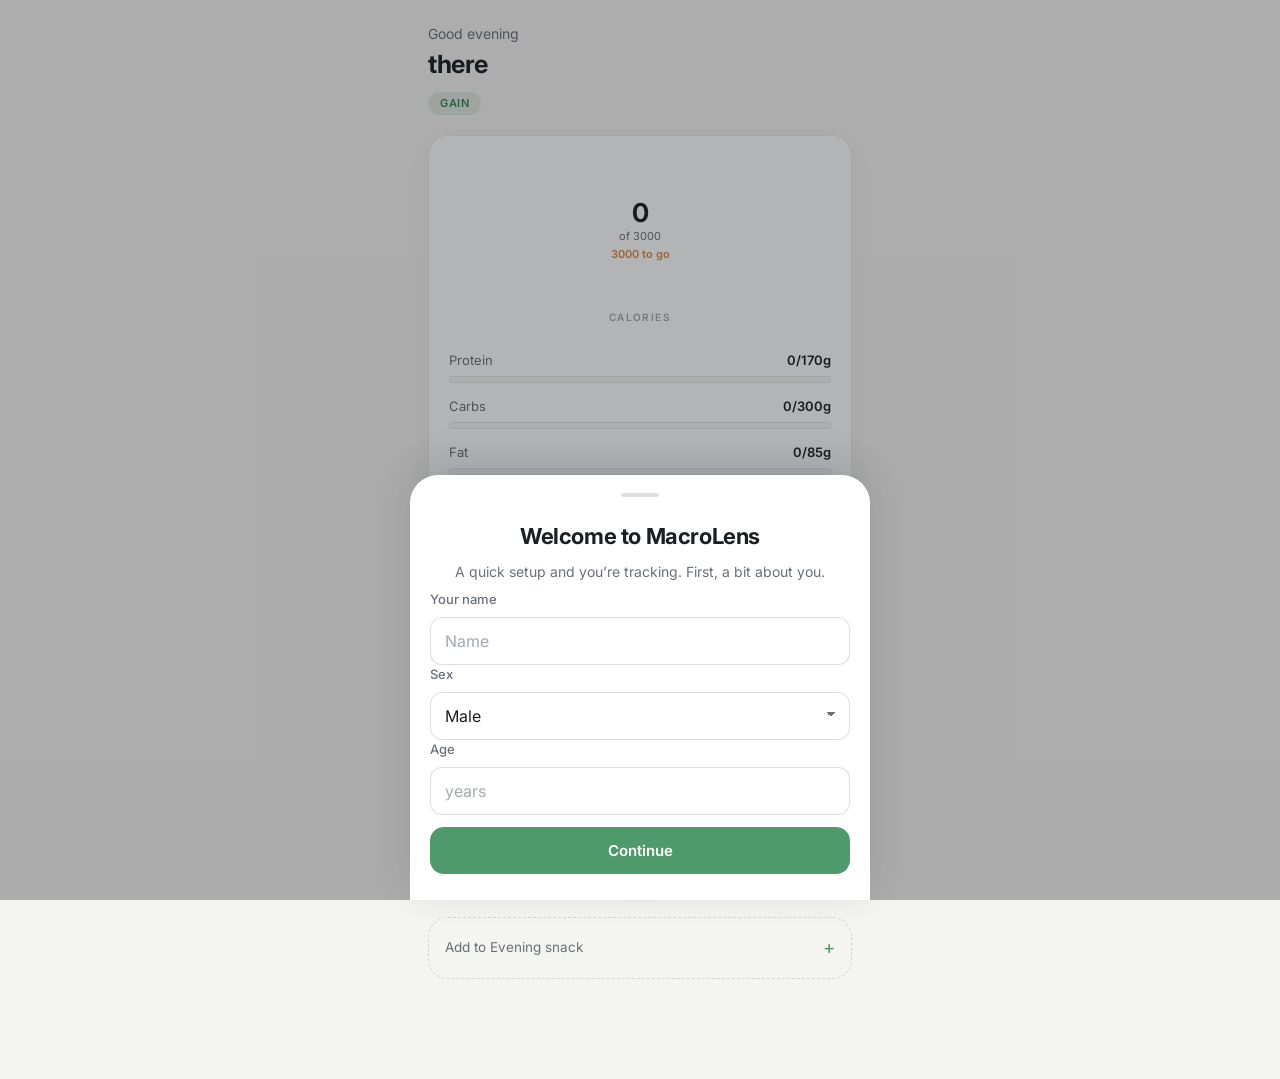
<file: index.html>
<!DOCTYPE html>
<html lang="en">
<head>
  <meta charset="UTF-8">
  <meta name="viewport" content="width=device-width, initial-scale=1.0, viewport-fit=cover, maximum-scale=1.0, user-scalable=no">
  <meta name="theme-color" content="#f4f4f1">
  <meta name="apple-mobile-web-app-capable" content="yes">
  <meta name="apple-mobile-web-app-status-bar-style" content="default">
  <meta name="mobile-web-app-capable" content="yes">
  <title>MacroLens</title>
  <link rel="manifest" href="./manifest.webmanifest">
  <link rel="icon" href="./icons/icon.svg" type="image/svg+xml">
  <link rel="apple-touch-icon" href="./icons/icon-192.png">
  <link rel="preconnect" href="https://fonts.googleapis.com">
  <link rel="preconnect" href="https://fonts.gstatic.com" crossorigin>
  <link href="https://fonts.googleapis.com/css2?family=Inter:wght@400;500;600;700;800&display=swap" rel="stylesheet">
  <link rel="stylesheet" href="./css/base.css">
  <link rel="stylesheet" href="./css/components.css">
  <link rel="stylesheet" href="./css/screens.css">
</head>
<body>
  <main id="app" class="app-scroll"><!-- screens render here --></main>

  <nav class="tabbar">
    <button class="tab active" data-tab="home" aria-label="Home">
      <svg viewBox="0 0 24 24"><path d="M3 11l9-8 9 8"/><path d="M5 10v10h14V10"/></svg>
      <span class="tab-lbl">Home</span>
    </button>
    <button class="tab" data-tab="history" aria-label="History">
      <svg viewBox="0 0 24 24"><rect x="4" y="5" width="16" height="16" rx="2"/><path d="M4 9h16M9 3v4M15 3v4"/></svg>
      <span class="tab-lbl">History</span>
    </button>
    <button id="fab" class="fab" aria-label="Scan meal">
      <svg viewBox="0 0 24 24"><path d="M4 8V6a2 2 0 0 1 2-2h2M16 4h2a2 2 0 0 1 2 2v2M20 16v2a2 2 0 0 1-2 2h-2M8 20H6a2 2 0 0 1-2-2v-2"/><circle cx="12" cy="12" r="3.2"/></svg>
    </button>
    <button class="tab" data-tab="analytics" aria-label="Stats">
      <svg viewBox="0 0 24 24"><path d="M5 20V10M12 20V4M19 20v-7"/></svg>
      <span class="tab-lbl">Stats</span>
    </button>
    <button class="tab" data-tab="profile" aria-label="Profile">
      <svg viewBox="0 0 24 24"><circle cx="12" cy="8" r="4"/><path d="M4 21c0-4 4-6 8-6s8 2 8 6"/></svg>
      <span class="tab-lbl">Profile</span>
    </button>
  </nav>

  <div id="sheet-root"></div>
  <div id="scan-root"></div>
  <div id="toast-root"></div>

  <script type="module" src="./js/app.js"></script>
</body>
</html>
</file>
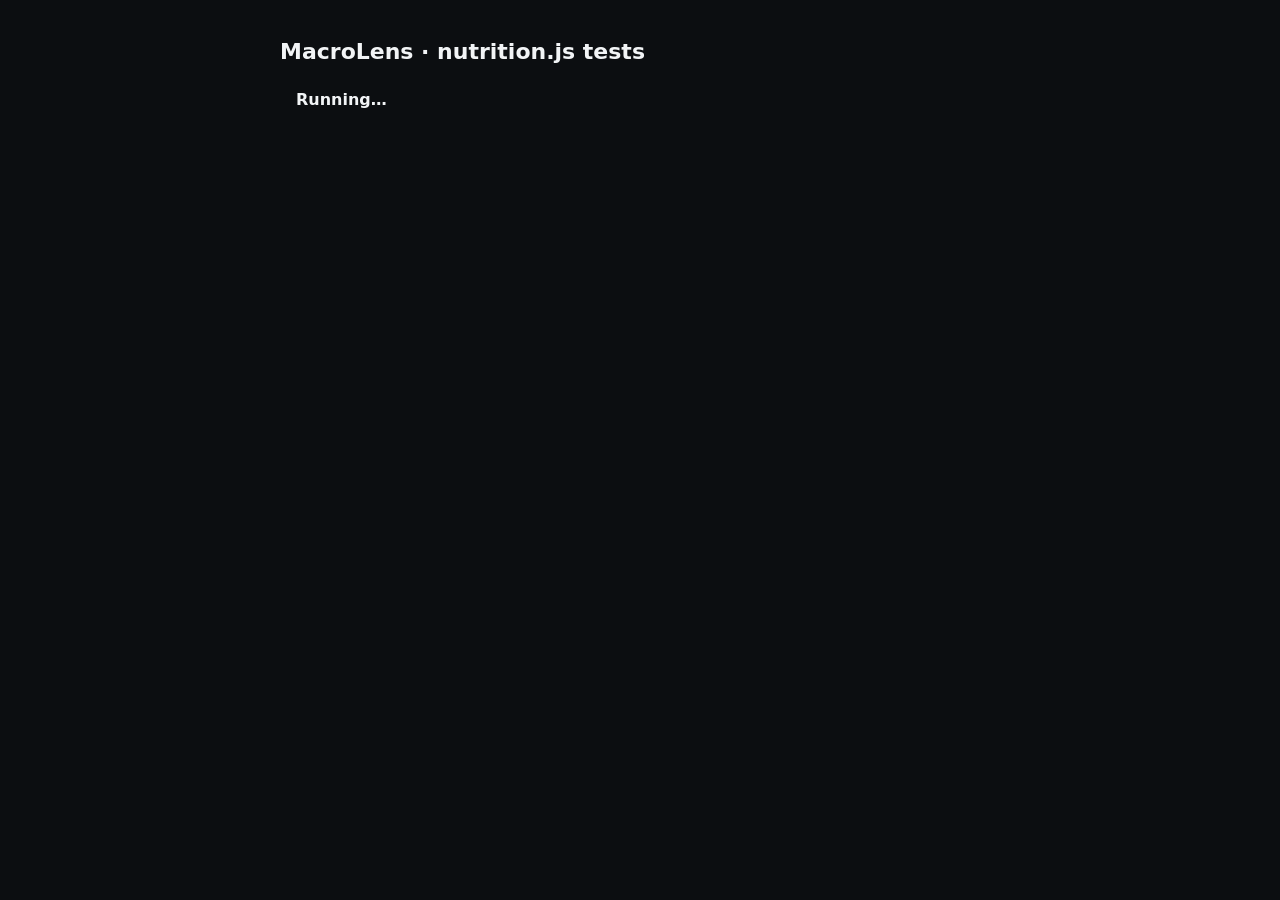
<file: tests.html>
<!DOCTYPE html>
<html lang="en">
<head>
  <meta charset="UTF-8">
  <meta name="viewport" content="width=device-width, initial-scale=1.0">
  <title>MacroLens — nutrition.js tests</title>
  <style>
    body { font-family: 'Inter', system-ui, sans-serif; background: #0c0e11; color: #f2f4f6; padding: 24px; max-width: 720px; margin: 0 auto; }
    h1 { font-size: 22px; }
    #summary { font-size: 16px; font-weight: 700; padding: 12px 16px; border-radius: 12px; margin: 12px 0; }
    .ok { background: rgba(127,174,139,.15); color: #9ecfaa; }
    .bad { background: rgba(217,105,78,.15); color: #ffb9a8; }
    .row { display: flex; gap: 10px; padding: 7px 10px; border-bottom: 1px solid rgba(255,255,255,.07); font-size: 13px; }
    .pass { color: #9ecfaa; } .fail { color: #ff9a86; font-weight: 700; }
    .name { flex: 1; } .detail { color: #8a8f98; font-size: 12px; }
  </style>
</head>
<body>
  <h1>MacroLens · nutrition.js tests</h1>
  <div id="summary">Running…</div>
  <div id="results"></div>

  <script type="module">
    import * as N from './js/nutrition.js';

    const results = [];
    const approx = (a, b, eps = 0.5) => Math.abs(a - b) <= eps;
    function check(name, cond, detail = '') { results.push({ name, pass: !!cond, detail }); }
    function eq(name, got, want) { check(name, JSON.stringify(got) === JSON.stringify(want), `got ${JSON.stringify(got)}, want ${JSON.stringify(want)}`); }

    // clamp
    eq('clamp01 over', N.clamp01(1.4), 1);
    eq('clamp01 under', N.clamp01(-3), 0);

    // sumMacros
    eq('sumMacros adds', N.sumMacros([{kcal:100,protein:10,carbs:5,fat:2,fibre:1},{kcal:50,protein:5,carbs:0,fat:0,fibre:1}]),
      {kcal:150,protein:15,carbs:5,fat:2,fibre:2});
    eq('sumMacros empty', N.sumMacros([]), {kcal:0,protein:0,carbs:0,fat:0,fibre:0});

    // scaleMacros
    const sc = N.scaleMacros({kcal:400,protein:30,carbs:40,fat:10,fibre:4}, 200, 300);
    check('scaleMacros kcal 400→600', sc.kcal === 600, JSON.stringify(sc));
    check('scaleMacros protein 30→45', sc.protein === 45, JSON.stringify(sc));
    eq('scaleMacros zero grams safe', N.scaleMacros({kcal:100}, 0, 50).grams, 50);

    // mealTypeForTime
    eq('breakfast', N.mealTypeForTime('08:30'), 'breakfast');
    eq('lunch', N.mealTypeForTime('13:00'), 'lunch');
    eq('snack', N.mealTypeForTime('17:00'), 'snack');
    eq('dinner', N.mealTypeForTime('20:30'), 'dinner');

    // bulkScore
    eq('bulkScore perfect', N.bulkScore({kcal:3000,goalKcal:3000,protein:170,goalProtein:170,mealCount:3}), 100);
    eq('bulkScore empty', N.bulkScore({kcal:0,goalKcal:3000,protein:0,goalProtein:170,mealCount:0}), 0);
    check('bulkScore half', approx(N.bulkScore({kcal:1500,goalKcal:3000,protein:85,goalProtein:170,mealCount:1}), 46, 2),
      String(N.bulkScore({kcal:1500,goalKcal:3000,protein:85,goalProtein:170,mealCount:1})));
    check('bulkScore overeat taper', N.bulkScore({kcal:4000,goalKcal:3000,protein:170,goalProtein:170,mealCount:3}) < 100, 'should drop below 100');

    // muscleSupport
    eq('muscleSupport full', N.muscleSupport({protein:170,goalProtein:170,kcal:3000,goalKcal:3000}), 100);

    // surplus & prediction
    eq('surplus', N.surplus(3000, 2700), 300);
    check('predictWeeklyGain ~0.27', approx(N.predictWeeklyGain(3000, 2700), 0.27, 0.05), String(N.predictWeeklyGain(3000,2700)));

    // weightTrend
    const wt = N.weightTrend([
      {dateKey:'2026-06-01',kg:70},{dateKey:'2026-06-02',kg:70},{dateKey:'2026-06-03',kg:70},{dateKey:'2026-06-04',kg:70},
      {dateKey:'2026-06-05',kg:70},{dateKey:'2026-06-06',kg:70},{dateKey:'2026-06-07',kg:70},
      {dateKey:'2026-06-08',kg:71},{dateKey:'2026-06-09',kg:71},{dateKey:'2026-06-10',kg:71},{dateKey:'2026-06-11',kg:71},
      {dateKey:'2026-06-12',kg:71},{dateKey:'2026-06-13',kg:71},{dateKey:'2026-06-14',kg:71},
    ]);
    eq('weightTrend latest', wt.latest, 71);
    eq('weightTrend deltaWeek +1', wt.deltaWeek, 1);

    // streak / surplus days
    eq('proteinStreak trailing', N.proteinStreak([{dateKey:'a',protein:100},{dateKey:'b',protein:200},{dateKey:'c',protein:180}], 170), 2);
    eq('proteinStreak broken', N.proteinStreak([{dateKey:'a',protein:200},{dateKey:'b',protein:100}], 170), 0);
    eq('daysInSurplus', N.daysInSurplus([2800,2600,3000,2700], 2700), 3);

    // missedCalories
    const mc = N.missedCalories({kcal:600, protein:40});
    check('missedCalories returns items', mc.items.length >= 1 && mc.items.length <= 3, JSON.stringify(mc.total));
    check('missedCalories protein-priority first', mc.items[0].dense === 'protein', mc.items[0]?.label);
    eq('missedCalories tiny gap empty', N.missedCalories({kcal:40, protein:0}).items.length, 0);

    // aiNotes
    const lateLowProtein = N.aiNotes({protein:50, goalProtein:170, kcal:2000, goalKcal:3000, hour:21});
    check('aiNotes flags low protein at night', lateLowProtein.some(n => n.toLowerCase().includes('protein')), JSON.stringify(lateLowProtein));
    check('aiNotes caps at 2', N.aiNotes({protein:10,goalProtein:170,kcal:500,goalKcal:3000,hour:22,kcalYesterday:500,goalKcalYesterday:3000,fibreAvgThisWeek:30,fibreAvgLastWeek:10,streak:5}).length <= 2, '');

    // render
    const passed = results.filter(r => r.pass).length;
    const summary = document.getElementById('summary');
    summary.textContent = `${passed}/${results.length} passed`;
    summary.className = passed === results.length ? 'ok' : 'bad';
    const box = document.getElementById('results');
    for (const r of results) {
      const row = document.createElement('div'); row.className = 'row';
      row.innerHTML = `<span class="${r.pass ? 'pass' : 'fail'}">${r.pass ? '✓' : '✗'}</span>
        <span class="name">${r.name}</span><span class="detail">${r.pass ? '' : r.detail}</span>`;
      box.appendChild(row);
    }
  </script>
</body>
</html>
</file>
<file: css/base.css>
/* base.css — light & airy theme: tokens, reset, typography, shell, tab bar, FAB. */

:root {
  color-scheme: light;
  --bg: #f4f4f1;
  --surface: #ffffff;
  --surface-2: #f7f7f5;
  --border: rgba(20, 22, 26, .08);
  --border-strong: rgba(20, 22, 26, .14);
  --text: #1b1e23;
  --text-dim: #6a7078;
  --text-faint: #a4a8af;

  --accent: #4e9a6b;      /* calm green — primary actions, protein */
  --accent-d: #3f7f57;
  --accent-soft: rgba(78, 154, 107, .12);
  --cal: #d8893c;         /* warm amber — calories */
  --cal-soft: rgba(216, 137, 60, .12);
  --carbs: #8b94a1;
  --fat: #c39a63;
  --fibre: #6fa394;
  --danger: #c2553f;

  --r-lg: 20px;
  --r-md: 14px;
  --r-sm: 11px;
  --shadow: 0 1px 2px rgba(20, 22, 26, .05), 0 8px 24px rgba(20, 22, 26, .045);
  --shadow-sm: 0 1px 2px rgba(20, 22, 26, .06);
  --tab-h: 72px;
  --maxw: 460px;
}

* { margin: 0; padding: 0; box-sizing: border-box; -webkit-tap-highlight-color: transparent; }

html, body {
  height: 100%;
  background: var(--bg);
  color: var(--text);
  font-family: 'Inter', system-ui, -apple-system, sans-serif;
  font-size: 15px;
  line-height: 1.45;
  -webkit-font-smoothing: antialiased;
  text-rendering: optimizeLegibility;
  overscroll-behavior-y: none;
}

button, input, select, textarea { font-family: inherit; color: inherit; font-size: 1rem; }
button { cursor: pointer; border: none; background: none; }
input, select, textarea { outline: none; }
a { color: var(--accent-d); text-decoration: none; }
::selection { background: var(--accent-soft); }

/* legacy ambient glows — neutralised in the light theme */
.ambient { display: none; }

/* app scroll area */
.app-scroll {
  position: relative;
  z-index: 1;
  max-width: var(--maxw);
  margin: 0 auto;
  min-height: 100%;
  padding: max(24px, env(safe-area-inset-top)) 18px calc(var(--tab-h) + env(safe-area-inset-bottom) + 28px);
  overflow-y: auto;
  -webkit-overflow-scrolling: touch;
}
.app-scroll.fading > * { opacity: 0; transform: translateY(5px); }
.app-scroll > * { transition: opacity .24s ease, transform .24s ease; }

.screen { display: flex; flex-direction: column; gap: 20px; animation: screen-in .28s ease; }
@keyframes screen-in { from { opacity: 0; transform: translateY(6px); } to { opacity: 1; transform: none; } }

.page-title { font-size: 27px; font-weight: 700; letter-spacing: -.6px; }
.section-label { font-size: 11px; letter-spacing: .8px; color: var(--text-faint); font-weight: 600; text-transform: uppercase; }

/* card surface — flat white, hairline border, soft shadow */
.card {
  background: var(--surface);
  border: 1px solid var(--border);
  border-radius: var(--r-lg);
  padding: 18px;
  box-shadow: var(--shadow);
}

/* ---- bottom tab bar (solid, clean) ---- */
.tabbar {
  position: fixed;
  left: 0; right: 0;
  bottom: 0;
  z-index: 40;
  height: calc(var(--tab-h) + env(safe-area-inset-bottom));
  padding-bottom: env(safe-area-inset-bottom);
  display: flex;
  align-items: center;
  justify-content: space-around;
  max-width: var(--maxw);
  margin: 0 auto;
  background: rgba(255, 255, 255, .92);
  -webkit-backdrop-filter: blur(12px);
  backdrop-filter: blur(12px);
  border-top: 1px solid var(--border);
}
.tab {
  flex: 1;
  display: flex;
  flex-direction: column;
  align-items: center;
  gap: 4px;
  color: var(--text-faint);
  transition: color .18s ease;
}
.tab svg { width: 23px; height: 23px; stroke: currentColor; fill: none; stroke-width: 1.8; stroke-linecap: round; stroke-linejoin: round; }
.tab .tab-lbl { font-size: 10px; font-weight: 500; letter-spacing: .2px; }
.tab.active { color: var(--accent); }
.tab:active { transform: scale(.94); }

.fab {
  width: 56px; height: 56px;
  margin-top: -26px;
  border-radius: 50%;
  background: var(--accent);
  color: #fff;
  display: flex; align-items: center; justify-content: center;
  box-shadow: 0 6px 18px rgba(78, 154, 107, .35);
  transition: transform .15s ease;
}
.fab svg { width: 26px; height: 26px; stroke: #fff; fill: none; stroke-width: 2; stroke-linecap: round; stroke-linejoin: round; }
.fab:active { transform: scale(.9); }

.empty, .empty-sm { text-align: center; color: var(--text-dim); padding: 30px 16px; font-size: 14px; line-height: 1.6; }
.empty-sm { padding: 16px; font-size: 13px; }
.empty span { color: var(--text-faint); font-size: 12.5px; }
.hint { font-size: 12px; color: var(--text-faint); line-height: 1.55; margin-top: 8px; }
</file>
<file: css/components.css>
/* components.css — rings, bars, buttons, sheets, toasts, fields (light theme). */

/* ---- rings ---- */
.ring { position: relative; display: inline-flex; align-items: center; justify-content: center; }
.ring-svg { display: block; }
.ring-arc { transition: stroke-dashoffset 1s cubic-bezier(.22, 1, .36, 1); }
.ring-center { position: absolute; inset: 0; display: flex; flex-direction: column; align-items: center; justify-content: center; text-align: center; }
.ring-big { font-size: 26px; font-weight: 700; letter-spacing: -.8px; line-height: 1; color: var(--text); }
.ring-small { font-size: 11px; color: var(--text-dim); margin-top: 3px; }
.ring-tiny { font-size: 11px; margin-top: 3px; font-weight: 600; }
.sat .ring-big { font-size: 14px; font-weight: 600; }

/* ---- bars ---- */
.bar-row { margin-top: 14px; }
.bar-head { display: flex; justify-content: space-between; font-size: 13px; margin-bottom: 6px; }
.bar-label { color: var(--text-dim); }
.bar-val { color: var(--text); font-weight: 600; }
.bar-track { height: 7px; background: var(--surface-2); border: 1px solid var(--border); border-radius: 5px; overflow: hidden; }
.bar-fill { height: 100%; border-radius: 5px; width: 0; transition: width .9s cubic-bezier(.22, 1, .36, 1); }

/* ---- buttons ---- */
.btn-primary, .btn-ghost, .btn-danger {
  border-radius: var(--r-md); padding: 14px 16px; font-size: 15px; font-weight: 600;
  transition: transform .12s ease, background .15s ease, border-color .15s ease;
}
.btn-primary { background: var(--accent); color: #fff; }
.btn-primary:active { background: var(--accent-d); }
.btn-ghost { background: var(--surface); border: 1px solid var(--border-strong); color: var(--text); }
.btn-ghost:active { background: var(--surface-2); }
.btn-danger { background: #fff; border: 1px solid rgba(194, 85, 63, .4); color: var(--danger); }
.btn-primary:active, .btn-ghost:active, .btn-danger:active { transform: scale(.985); }
.full { width: 100%; display: block; margin-top: 12px; }
.btn-mini { background: var(--surface); border: 1px solid var(--border); border-radius: 10px; padding: 10px 12px; font-size: 14px; }
.btn-pair { display: flex; gap: 10px; margin-top: 14px; }
.btn-pair > * { flex: 1; margin-top: 0; }

/* ---- bottom sheet ---- */
.sheet-backdrop {
  position: fixed; inset: 0; z-index: 60;
  background: rgba(20, 22, 26, .32);
  display: flex; align-items: flex-end; justify-content: center;
  opacity: 0; transition: opacity .24s ease;
}
.sheet-backdrop.open { opacity: 1; }
.sheet {
  width: 100%; max-width: var(--maxw); max-height: 90vh; overflow-y: auto;
  background: var(--surface);
  border-radius: 28px 28px 0 0;
  padding: 12px 20px calc(26px + env(safe-area-inset-bottom));
  transform: translateY(100%); transition: transform .3s cubic-bezier(.22, 1, .36, 1);
  box-shadow: 0 -10px 40px rgba(20, 22, 26, .14);
}
.sheet-backdrop.open .sheet { transform: translateY(0); }
.sheet-handle { width: 38px; height: 4px; background: var(--border-strong); border-radius: 3px; margin: 6px auto 16px; }
.sheet-title { font-size: 19px; font-weight: 700; margin-bottom: 16px; letter-spacing: -.3px; }
.sheet-body { display: flex; flex-direction: column; gap: 14px; }

/* ---- toast (dark pill for contrast on light bg) ---- */
#toast-root { position: fixed; left: 0; right: 0; bottom: calc(var(--tab-h) + 18px); z-index: 80; display: flex; flex-direction: column; align-items: center; gap: 8px; pointer-events: none; }
.toast {
  pointer-events: auto; display: flex; align-items: center; gap: 14px;
  max-width: calc(var(--maxw) - 44px);
  background: #21242a; color: #f4f4f4;
  border-radius: 13px; padding: 13px 18px; font-size: 13.5px; font-weight: 500;
  box-shadow: 0 8px 26px rgba(20, 22, 26, .28);
  opacity: 0; transform: translateY(12px); transition: opacity .24s ease, transform .24s ease;
}
.toast.show { opacity: 1; transform: none; }
.toast-action { color: var(--accent); font-weight: 700; font-size: 13.5px; }

/* ---- confetti ---- */
.confetti { position: fixed; inset: 0; z-index: 90; pointer-events: none; overflow: hidden; }
.confetti i { position: absolute; top: -12px; width: 8px; height: 13px; border-radius: 2px; animation: fall linear forwards; }
@keyframes fall { to { transform: translateY(106vh) rotate(540deg); opacity: .85; } }

/* ---- steppers ---- */
.stepper { display: flex; align-items: center; gap: 8px; justify-content: center; flex-wrap: wrap; }
.step-btn { background: var(--surface); border: 1px solid var(--border-strong); border-radius: 12px; padding: 12px 14px; font-size: 15px; font-weight: 600; min-width: 56px; transition: transform .1s ease, background .12s; }
.step-btn:active { transform: scale(.94); background: var(--surface-2); }
.step-val { font-size: 17px; font-weight: 700; min-width: 76px; text-align: center; }
.grams-big { font-size: 32px; font-weight: 700; text-align: center; letter-spacing: -1px; }

/* ---- form fields ---- */
.field { display: flex; flex-direction: column; gap: 8px; }
.field label { font-size: 13px; color: var(--text-dim); font-weight: 500; }
.row-field { flex-direction: row; align-items: center; justify-content: space-between; }
.search-input, .num-input, .type-sel, .weight-input {
  background: var(--surface); border: 1px solid var(--border-strong);
  border-radius: 12px; padding: 13px 14px; font-size: 16px; color: var(--text); width: 100%;
  transition: border-color .15s ease;
}
.search-input:focus, .num-input:focus, .type-sel:focus { border-color: var(--accent); }
.search-input::placeholder { color: var(--text-faint); }
.num-wrap { display: flex; align-items: center; gap: 6px; }
.row-field .num-wrap { width: auto; }
.row-field .num-input { width: 100px; text-align: right; }
.num-suffix { font-size: 13px; color: var(--text-dim); }
.type-sel { -webkit-appearance: none; appearance: none; background-image: linear-gradient(45deg, transparent 50%, var(--text-dim) 50%), linear-gradient(135deg, var(--text-dim) 50%, transparent 50%); background-position: calc(100% - 18px) 19px, calc(100% - 13px) 19px; background-size: 5px 5px; background-repeat: no-repeat; padding-right: 36px; }
.macro-grid { display: grid; grid-template-columns: 1fr 1fr; gap: 12px; }
.macro-grid .field:first-child { grid-column: 1 / -1; }
.form-actions { display: flex; gap: 10px; margin-top: 8px; flex-wrap: wrap; }
.form-actions > * { margin-top: 0; }
.form-actions .btn-primary { flex: 1; }

/* macro preview pills */
.macro-preview { display: flex; gap: 6px; justify-content: space-between; background: var(--surface-2); border: 1px solid var(--border); border-radius: 14px; padding: 14px 8px; }
.mp { text-align: center; flex: 1; }
.mp-v { font-size: 16px; font-weight: 700; }
.mp-l { font-size: 10px; color: var(--text-dim); text-transform: uppercase; letter-spacing: .4px; margin-top: 3px; }

/* food list */
.food-item { display: flex; align-items: center; gap: 13px; padding: 13px 14px; background: var(--surface); border: 1px solid var(--border); border-radius: 14px; transition: background .12s ease; }
.food-item:active { background: var(--surface-2); }
.fi-emoji { font-size: 21px; width: 26px; text-align: center; }
.fi-emoji.big { font-size: 32px; }
.fi-name { flex: 1; font-size: 15px; font-weight: 500; }
.fi-cal { font-size: 12px; color: var(--text-dim); }
.fi-plus { font-size: 19px; color: var(--accent); }
.food-results { display: flex; flex-direction: column; gap: 9px; }
.tmpl-chips, .usuals { display: flex; flex-wrap: wrap; gap: 9px; }
.tmpl { background: var(--surface); border: 1px solid var(--border-strong); border-radius: 20px; padding: 9px 14px; font-size: 13.5px; font-weight: 500; }
.tmpl:active { background: var(--surface-2); }
.usual { background: var(--surface); border: 1px solid var(--border); border-radius: 14px; padding: 10px 13px; text-align: left; }
.u-name { font-size: 13.5px; font-weight: 600; }
.u-cal { font-size: 11px; color: var(--text-dim); }

.portion-head { display: flex; align-items: center; gap: 13px; }
.portion-head h3 { font-size: 19px; font-weight: 700; }
.unit-row { display: flex; flex-wrap: wrap; gap: 9px; justify-content: center; }
.unit { background: var(--surface); border: 1px solid var(--border-strong); border-radius: 20px; padding: 9px 15px; font-size: 14px; font-weight: 500; }
.unit.active { background: var(--accent-soft); border-color: var(--accent); color: var(--accent-d); }
</file>
<file: css/screens.css>
/* screens.css — per-screen layout (light & airy). */

/* ============ HOME ============ */
.home-head { display: flex; justify-content: space-between; align-items: flex-start; }
.greeting { font-size: 14px; color: var(--text-dim); }
.name { font-size: 25px; font-weight: 700; letter-spacing: -.5px; margin-top: 2px; }
.goal-pill { display: inline-block; margin-top: 9px; font-size: 11px; font-weight: 600; letter-spacing: .5px; color: var(--accent-d); background: var(--accent-soft); border-radius: 20px; padding: 4px 12px; }

.hero { display: flex; flex-direction: column; align-items: stretch; gap: 4px; padding: 24px 20px; }
.hero-ring { display: flex; flex-direction: column; align-items: center; gap: 8px; margin-bottom: 8px; }
.hero-cap { font-size: 10px; letter-spacing: 1.4px; color: var(--text-faint); font-weight: 600; }
.hero-bars { display: flex; flex-direction: column; }

.weight-tile { display: flex; align-items: center; justify-content: space-between; padding: 16px 18px; }
.weight-tile .mini-label { font-size: 12px; letter-spacing: .5px; color: var(--text-dim); font-weight: 600; }
.weight-tile .mini-val { font-size: 17px; font-weight: 700; }
.mini-delta { font-size: 13px; font-weight: 600; }
.mini-hint { font-size: 13px; color: var(--text-faint); font-weight: 400; }

.coaching { background: var(--surface-2); border: 1px solid var(--border); }
.coach-title { font-size: 14px; font-weight: 600; color: var(--text); }
.coach-sub { font-size: 13px; color: var(--text-dim); margin-top: 4px; }

.quick-actions { display: flex; gap: 10px; }
.qa { flex: 1; background: var(--surface); border: 1px solid var(--border-strong); border-radius: var(--r-md); padding: 14px 6px; font-size: 14px; font-weight: 600; transition: transform .12s ease, background .12s; }
.qa:active { transform: scale(.97); background: var(--surface-2); }
.qa.primary { background: var(--accent); color: #fff; border-color: var(--accent); }
.qa.primary:active { background: var(--accent-d); }

/* meals */
.section-row { display: flex; align-items: center; justify-content: space-between; }
.timeline { display: flex; flex-direction: column; gap: 10px; }
.tl-group { background: var(--surface); border: 1px solid var(--border); border-radius: var(--r-lg); padding: 6px 14px 10px; box-shadow: var(--shadow); }
.tl-group-head { display: flex; align-items: center; justify-content: space-between; padding: 12px 2px 8px; }
.tl-group-title { font-size: 13px; font-weight: 700; letter-spacing: .2px; }
.tl-group-meta { display: flex; align-items: center; gap: 12px; }
.tl-group-kcal { color: var(--text-dim); font-weight: 500; font-size: 12.5px; }
.tl-add { width: 28px; height: 28px; border-radius: 50%; background: var(--accent-soft); color: var(--accent-d); font-size: 18px; line-height: 1; display: flex; align-items: center; justify-content: center; }
.tl-add:active { transform: scale(.9); }
.tl-row { display: flex; align-items: center; gap: 12px; padding: 11px 2px; border-top: 1px solid var(--border); }
.tl-row:first-child { border-top: none; }
.tl-main { flex: 1; min-width: 0; }
.tl-name { font-size: 14.5px; font-weight: 500; display: flex; align-items: center; gap: 7px; }
.tl-badge { font-size: 11px; color: var(--text-faint); }
.tl-time { font-size: 12px; color: var(--text-faint); margin-top: 2px; }
.tl-macros { text-align: right; white-space: nowrap; }
.tl-kcal { font-size: 14px; font-weight: 700; }
.tl-prot { font-size: 11.5px; color: var(--accent-d); }
.tl-empty { display: flex; align-items: center; gap: 12px; border: 1px dashed var(--border-strong); border-radius: var(--r-lg); padding: 16px; }
.tl-empty-text { flex: 1; font-size: 13.5px; color: var(--text-dim); }
.tl-plus { font-size: 19px; color: var(--accent); }

/* ============ HISTORY ============ */
.history-list { display: flex; flex-direction: column; gap: 14px; }
.day-card { padding: 16px 18px; }
.day-head { display: flex; justify-content: space-between; align-items: center; }
.day-date { font-size: 16px; font-weight: 700; }
.day-score { font-size: 13px; font-weight: 700; color: var(--cal); background: var(--cal-soft); border-radius: 10px; padding: 4px 10px; }
.day-bars { margin-top: 2px; }
.day-meals { display: flex; flex-direction: column; gap: 2px; margin-top: 14px; padding-top: 6px; border-top: 1px solid var(--border); }
.day-body:empty { display: none; }
.hist-row { display: flex; justify-content: space-between; align-items: center; gap: 10px; padding: 10px 2px; border-top: 1px solid var(--border); }
.hist-row:first-child { border-top: none; }
.hist-name { font-size: 14px; font-weight: 500; display: flex; align-items: center; gap: 7px; }
.hist-macros { font-size: 12.5px; color: var(--text-dim); white-space: nowrap; }

/* ============ STATS ============ */
.an-head { display: flex; justify-content: space-between; align-items: center; }
.range-switch { display: flex; gap: 4px; background: var(--surface-2); border: 1px solid var(--border); border-radius: 12px; padding: 3px; }
.range-btn { padding: 7px 13px; font-size: 12.5px; font-weight: 600; border-radius: 9px; color: var(--text-dim); }
.range-btn.active { background: var(--surface); color: var(--accent-d); box-shadow: var(--shadow-sm); }

.score-hero { display: flex; align-items: center; gap: 20px; }
.score-big { font-size: 50px; font-weight: 700; color: var(--cal); letter-spacing: -2px; line-height: 1; }
.score-title { font-size: 16px; font-weight: 700; }
.score-sub { font-size: 13px; color: var(--accent-d); margin-top: 3px; }

.gains-grid, .avg-grid { display: grid; grid-template-columns: 1fr 1fr; gap: 12px; }
.stat { padding: 16px; }
.stat-label { font-size: 12px; color: var(--text-dim); font-weight: 600; }
.stat-val { font-size: 25px; font-weight: 700; letter-spacing: -.6px; margin-top: 5px; }
.stat-sub { font-size: 11px; color: var(--text-faint); margin-top: 3px; }

.mass-meter .mm-head { display: flex; justify-content: space-between; align-items: baseline; }
.mass-meter .mm-head span { font-size: 15px; font-weight: 700; }
.mm-val { font-size: 19px; font-weight: 700; }
.mm-sub { font-size: 11.5px; color: var(--text-faint); margin-top: 10px; }
.gauge { margin-top: 14px; }
.gauge-track { position: relative; height: 10px; background: var(--surface-2); border: 1px solid var(--border); border-radius: 6px; overflow: hidden; }
.gauge-fill { position: absolute; left: 0; top: 0; height: 100%; border-radius: 6px; transition: width .9s cubic-bezier(.22,1,.36,1); }
.gauge-zero { position: absolute; top: -2px; width: 2px; height: 14px; background: var(--border-strong); z-index: 2; }

.chart-title { font-size: 14px; font-weight: 700; margin-bottom: 14px; }
.chart { width: 100%; }
.consistency { display: flex; align-items: baseline; gap: 14px; }
.cons-num { font-size: 38px; font-weight: 700; color: var(--accent); letter-spacing: -1.5px; }
.cons-sub { font-size: 12.5px; color: var(--text-dim); }
.legend { display: flex; gap: 18px; justify-content: center; margin-top: 10px; }
.leg { display: flex; align-items: center; gap: 7px; font-size: 11.5px; color: var(--text-dim); }
.leg-dot { width: 9px; height: 9px; border-radius: 3px; }
.donut-wrap { display: flex; align-items: center; gap: 22px; }
.donut { width: 112px; height: 112px; border-radius: 50%; position: relative; flex-shrink: 0; }
.donut-hole { position: absolute; inset: 26px; background: var(--surface); border-radius: 50%; }
.donut-legend { display: flex; flex-direction: column; gap: 9px; }
.heatmap { display: grid; grid-template-columns: 28px repeat(8, 1fr); gap: 3px; align-items: center; }
.hm-col { font-size: 8.5px; color: var(--text-faint); text-align: center; }
.hm-row { font-size: 9px; color: var(--text-dim); }
.hm-cell { aspect-ratio: 1; border-radius: 4px; background: var(--surface-2); }
.hm-note { font-size: 11px; color: var(--text-faint); margin-top: 10px; text-align: center; }
.calendar { display: grid; grid-template-columns: repeat(15, 1fr); gap: 4px; }
.cal-cell { aspect-ratio: 1; border-radius: 4px; background: var(--surface-2); }
.top-meals { display: flex; flex-direction: column; gap: 2px; }
.top-row { display: flex; justify-content: space-between; font-size: 14px; padding: 10px 2px; border-top: 1px solid var(--border); }
.top-row:first-child { border-top: none; }
.top-name { font-weight: 500; }
.top-count { color: var(--accent-d); font-weight: 700; }

/* ============ PROFILE ============ */
.settings-card { display: flex; flex-direction: column; gap: 14px; }
.goal-select { display: flex; gap: 10px; }
.goal-opt { flex: 1; display: flex; flex-direction: column; align-items: center; gap: 8px; padding: 16px 4px; background: var(--surface); border: 1.5px solid var(--border); border-radius: 16px; transition: transform .12s ease, border-color .15s, background .15s; }
.goal-opt:active { transform: scale(.97); }
.goal-opt.active { background: var(--accent-soft); border-color: var(--accent); }
.goal-emoji { font-size: 22px; }
.goal-name { font-size: 12px; font-weight: 600; text-align: center; color: var(--text); }
.key-row { display: flex; gap: 8px; }
.key-row .search-input { flex: 1; }
.key-actions { display: flex; gap: 10px; }
.key-actions .btn-primary { flex: 1; margin: 0; padding: 12px; }
.key-actions .btn-ghost { margin: 0; padding: 12px 14px; display: flex; align-items: center; }
.key-status { font-size: 12.5px; min-height: 16px; color: var(--text-dim); }
.key-status.ok { color: var(--accent-d); }
.key-status.bad { color: var(--danger); }
.calc-out { font-size: 13px; color: var(--accent-d); line-height: 1.7; margin-top: 8px; text-align: center; }
.current-user { display: flex; align-items: center; gap: 13px; }
.current-user .avatar { width: 46px; height: 46px; font-size: 19px; }
.cu-name { font-size: 16px; font-weight: 700; }
.cu-sub { font-size: 12px; color: var(--text-dim); }
.app-footer { text-align: center; font-size: 12px; color: var(--text-faint); padding: 18px 0 4px; }

/* ============ LOGIN / PROFILE PICKER ============ */
.login-screen { position: fixed; inset: 0; z-index: 55; background: var(--bg); display: flex; flex-direction: column; align-items: center; justify-content: center; padding: 32px 24px; gap: 8px; }
.login-brand { font-size: 22px; font-weight: 800; letter-spacing: -.5px; }
.login-brand span { color: var(--accent); }
.login-title { font-size: 16px; color: var(--text-dim); margin-bottom: 26px; }
.profiles-grid { display: flex; flex-wrap: wrap; gap: 22px; justify-content: center; max-width: 360px; }
.profile-card { display: flex; flex-direction: column; align-items: center; gap: 10px; width: 92px; transition: transform .12s ease; }
.profile-card:active { transform: scale(.94); }
.avatar { width: 78px; height: 78px; border-radius: 50%; display: flex; align-items: center; justify-content: center; color: #fff; font-size: 30px; font-weight: 700; box-shadow: var(--shadow); }
.profile-name { font-size: 14px; font-weight: 600; }
.profile-lock { font-size: 11px; color: var(--text-faint); }
.add-profile .avatar { background: var(--surface); border: 2px dashed var(--border-strong); color: var(--text-faint); }
.login-foot { margin-top: 30px; font-size: 13px; color: var(--text-faint); }

/* PIN pad */
.pin-wrap { display: flex; flex-direction: column; align-items: center; gap: 22px; }
.pin-avatar-row { display: flex; flex-direction: column; align-items: center; gap: 10px; }
.pin-dots { display: flex; gap: 14px; }
.pin-dot { width: 13px; height: 13px; border-radius: 50%; border: 1.6px solid var(--border-strong); transition: background .12s; }
.pin-dot.filled { background: var(--accent); border-color: var(--accent); }
.pin-keys { display: grid; grid-template-columns: repeat(3, 72px); gap: 16px; }
.pin-key { height: 72px; border-radius: 50%; background: var(--surface); border: 1px solid var(--border); font-size: 26px; font-weight: 600; box-shadow: var(--shadow-sm); transition: transform .1s, background .12s; }
.pin-key:active { transform: scale(.92); background: var(--surface-2); }
.pin-key.blank { background: none; border: none; box-shadow: none; }
.pin-err { color: var(--danger); font-size: 13px; min-height: 18px; }

/* color swatches (create profile) */
.swatches { display: flex; gap: 12px; flex-wrap: wrap; }
.swatch { width: 40px; height: 40px; border-radius: 50%; border: 3px solid transparent; transition: transform .1s; }
.swatch.active { border-color: var(--text); transform: scale(1.08); }

/* ============ ONBOARDING ============ */
.ob-emoji { font-size: 34px; text-align: center; }
.sheet h2 { font-size: 22px; font-weight: 700; text-align: center; margin-top: 8px; letter-spacing: -.4px; }
.ob-sub { font-size: 14px; color: var(--text-dim); text-align: center; line-height: 1.55; margin: 8px 0; }
.ob-link { display: block; text-align: center; font-size: 14px; margin-top: -2px; }

/* ============ SCAN ============ */
.scan-overlay { position: fixed; inset: 0; z-index: 70; background: var(--bg); display: flex; flex-direction: column; opacity: 0; transition: opacity .24s ease; }
.scan-overlay.open { opacity: 1; }
.scan-top { display: flex; align-items: center; justify-content: space-between; padding: max(16px, env(safe-area-inset-top)) 18px 12px; }
.scan-close { width: 36px; height: 36px; border-radius: 50%; background: var(--surface); border: 1px solid var(--border); color: var(--text); font-size: 16px; }
.scan-title { font-size: 16px; font-weight: 600; }
.scan-stage { position: relative; flex: 1; overflow: hidden; background: #000; }
.scan-video { width: 100%; height: 100%; object-fit: cover; }
.scan-frame { position: absolute; inset: 8% 8% 12%; border: 2px solid rgba(255,255,255,.55); border-radius: 22px; pointer-events: none; }
.scan-controls { padding: 20px 16px calc(28px + env(safe-area-inset-bottom)); display: flex; flex-direction: column; align-items: center; gap: 16px; }
.scan-hint { font-size: 13px; color: var(--text-dim); }
.shutter { width: 72px; height: 72px; border-radius: 50%; background: var(--surface); border: 4px solid var(--accent); display: flex; align-items: center; justify-content: center; transition: transform .1s; }
.shutter span { width: 54px; height: 54px; border-radius: 50%; background: var(--accent); display: block; }
.shutter:active { transform: scale(.9); }
.scan-upload { font-size: 14px; color: var(--text-dim); padding: 6px; }
.scan-analyzing { position: relative; flex: 1; display: flex; align-items: center; justify-content: center; background: #000; }
.scan-shot { width: 100%; height: 100%; object-fit: cover; opacity: .6; }
.shimmer { position: absolute; inset: 0; background: linear-gradient(110deg, transparent 30%, rgba(255,255,255,.22) 50%, transparent 70%); background-size: 220% 100%; animation: shimmer 1.3s linear infinite; }
@keyframes shimmer { to { background-position: -220% 0; } }
.analyzing-text { position: absolute; font-size: 16px; font-weight: 700; color: #fff; text-shadow: 0 2px 12px rgba(0,0,0,.6); }
.scan-msg { padding: 32px 26px; text-align: center; display: flex; flex-direction: column; gap: 10px; height: 100%; justify-content: center; }
.scan-msg .msg-icon { font-size: 46px; }
.scan-msg h2 { font-size: 22px; font-weight: 700; }
.scan-msg p { font-size: 14px; color: var(--text-dim); line-height: 1.6; margin-bottom: 8px; }
.scan-result { display: flex; flex-direction: column; height: 100%; }
.result-scroll { flex: 1; overflow-y: auto; padding: 0 20px 16px; display: flex; flex-direction: column; gap: 14px; }
.result-shot { width: 100%; height: 170px; object-fit: cover; border-radius: 18px; }
.result-name { background: var(--surface); border: 1px solid var(--border-strong); border-radius: 12px; padding: 13px 14px; font-size: 18px; font-weight: 700; width: 100%; }
.conf { align-self: flex-start; font-size: 12px; font-weight: 600; border-radius: 10px; padding: 5px 11px; }
.conf.high { color: var(--accent-d); background: var(--accent-soft); }
.conf.med { color: var(--cal); background: var(--cal-soft); }
.conf.low { color: var(--danger); background: rgba(194,85,63,.1); }
.assumptions { font-size: 12.5px; color: var(--text-faint); font-style: italic; }
.mline { display: flex; justify-content: space-between; align-items: center; padding: 11px 14px; background: var(--surface-2); border: 1px solid var(--border); border-radius: 12px; }
.mline-l { font-size: 14px; color: var(--text-dim); }
.mline-v { font-size: 15px; font-weight: 700; }
.result-preview { display: flex; flex-direction: column; gap: 8px; }
.compare { display: flex; align-items: center; gap: 12px; background: var(--accent-soft); border-radius: 14px; padding: 14px; }
.cmp-col { flex: 1; text-align: center; }
.cmp-h { font-size: 10.5px; color: var(--text-dim); text-transform: uppercase; letter-spacing: .4px; }
.cmp-v { font-size: 16px; font-weight: 700; margin-top: 3px; }
.cmp-s { font-size: 10.5px; color: var(--text-faint); margin-top: 2px; }
.cmp-col.adj .cmp-v { color: var(--accent-d); }
.cmp-arrow { color: var(--text-faint); font-size: 16px; }
.approx { font-size: 12px; color: var(--text-faint); text-align: center; font-style: italic; padding: 4px; }
.result-save { padding: 14px 20px calc(16px + env(safe-area-inset-bottom)); border-top: 1px solid var(--border); background: var(--surface); }
.result-save .btn-primary { margin: 0; }
.advanced:empty { display: none; }

/* weight sheet */
.weight-row { display: flex; align-items: baseline; gap: 8px; justify-content: center; }
.weight-input { font-size: 34px; font-weight: 700; text-align: center; width: 150px; }
.weight-unit { font-size: 18px; color: var(--text-dim); }
</file>
